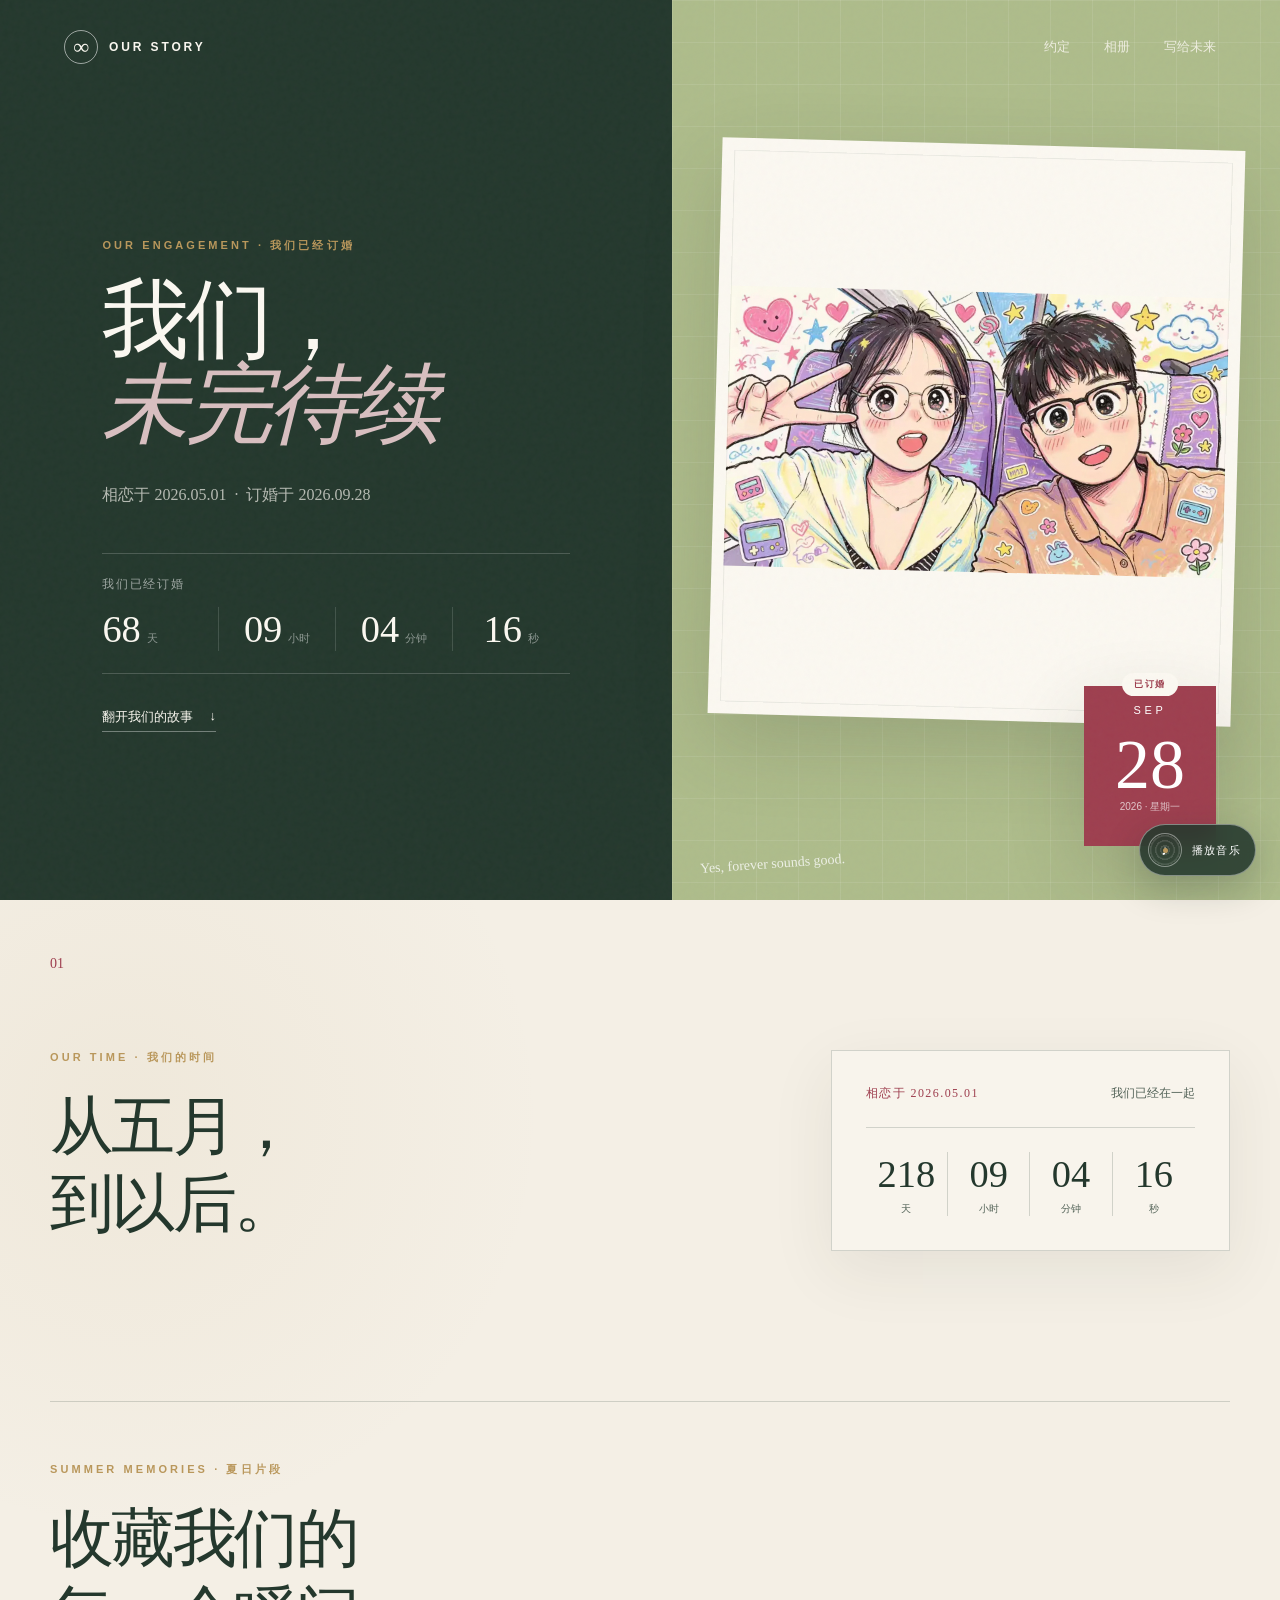
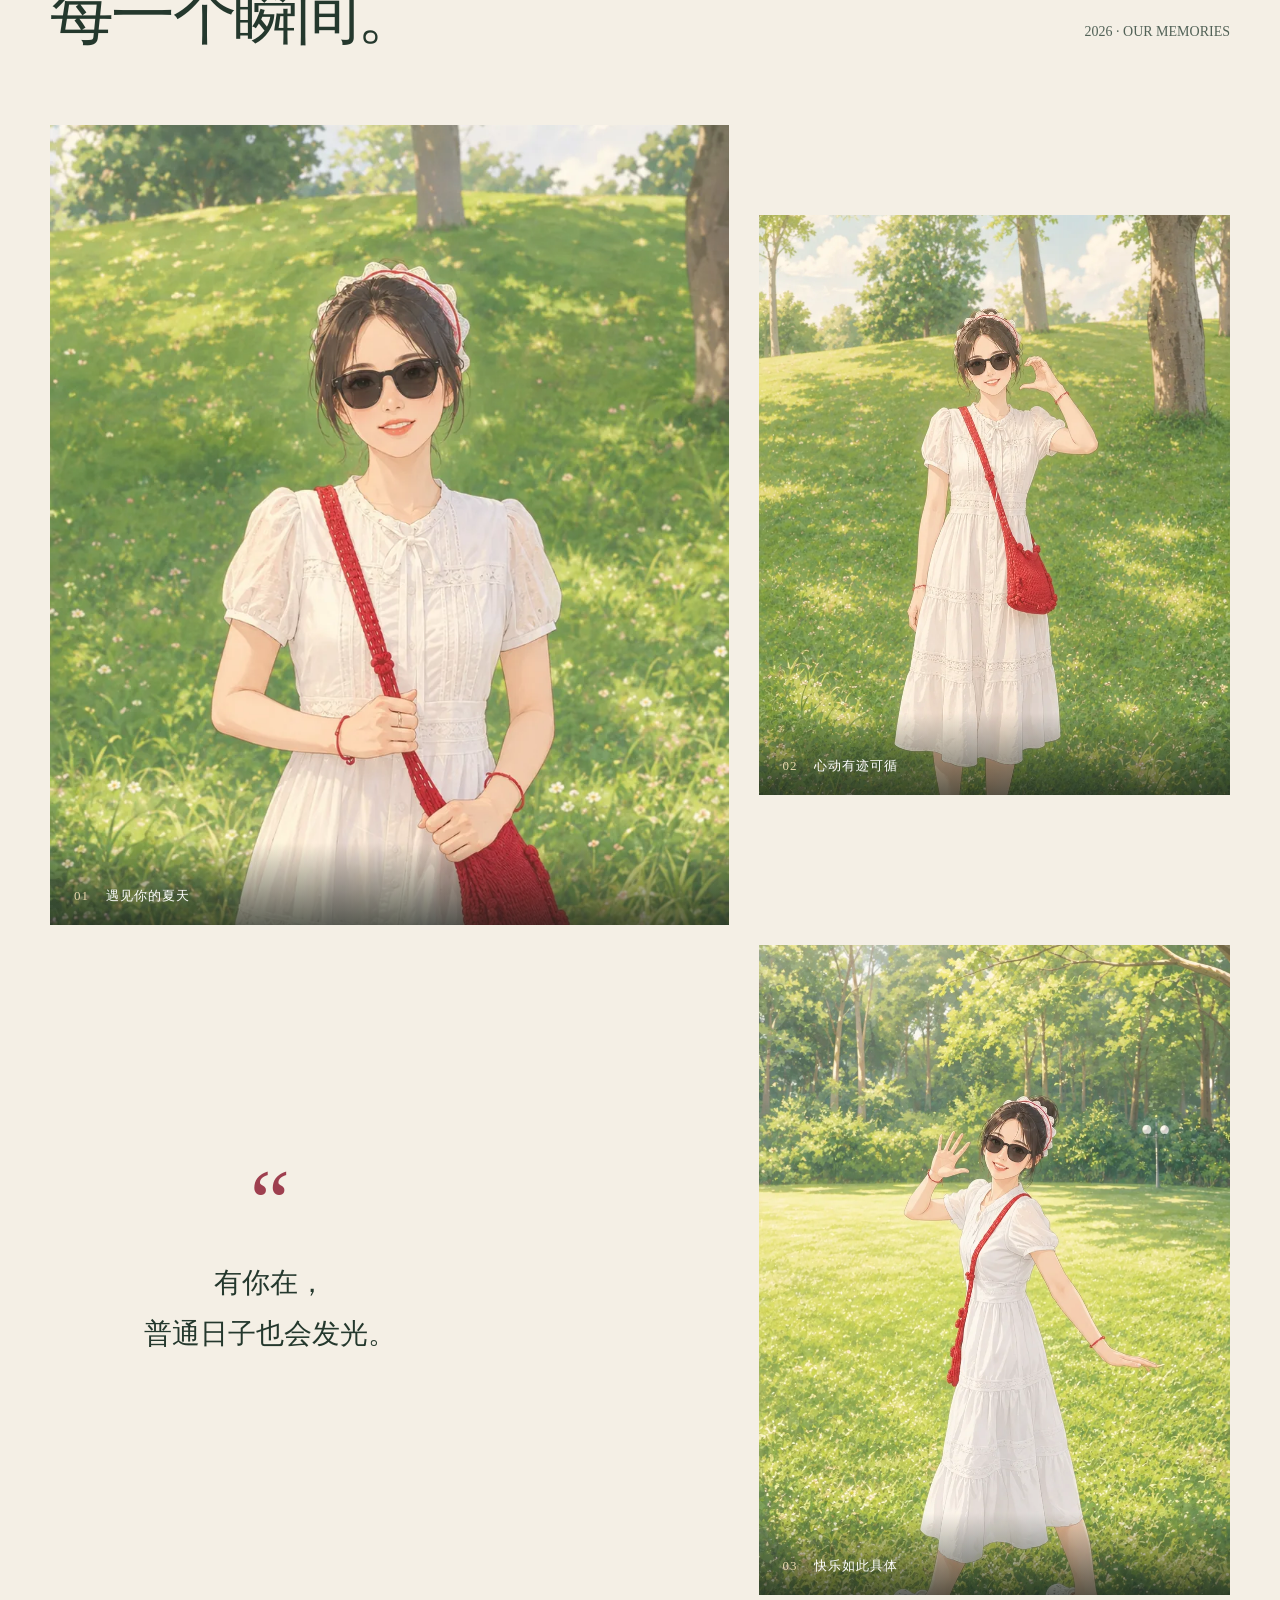
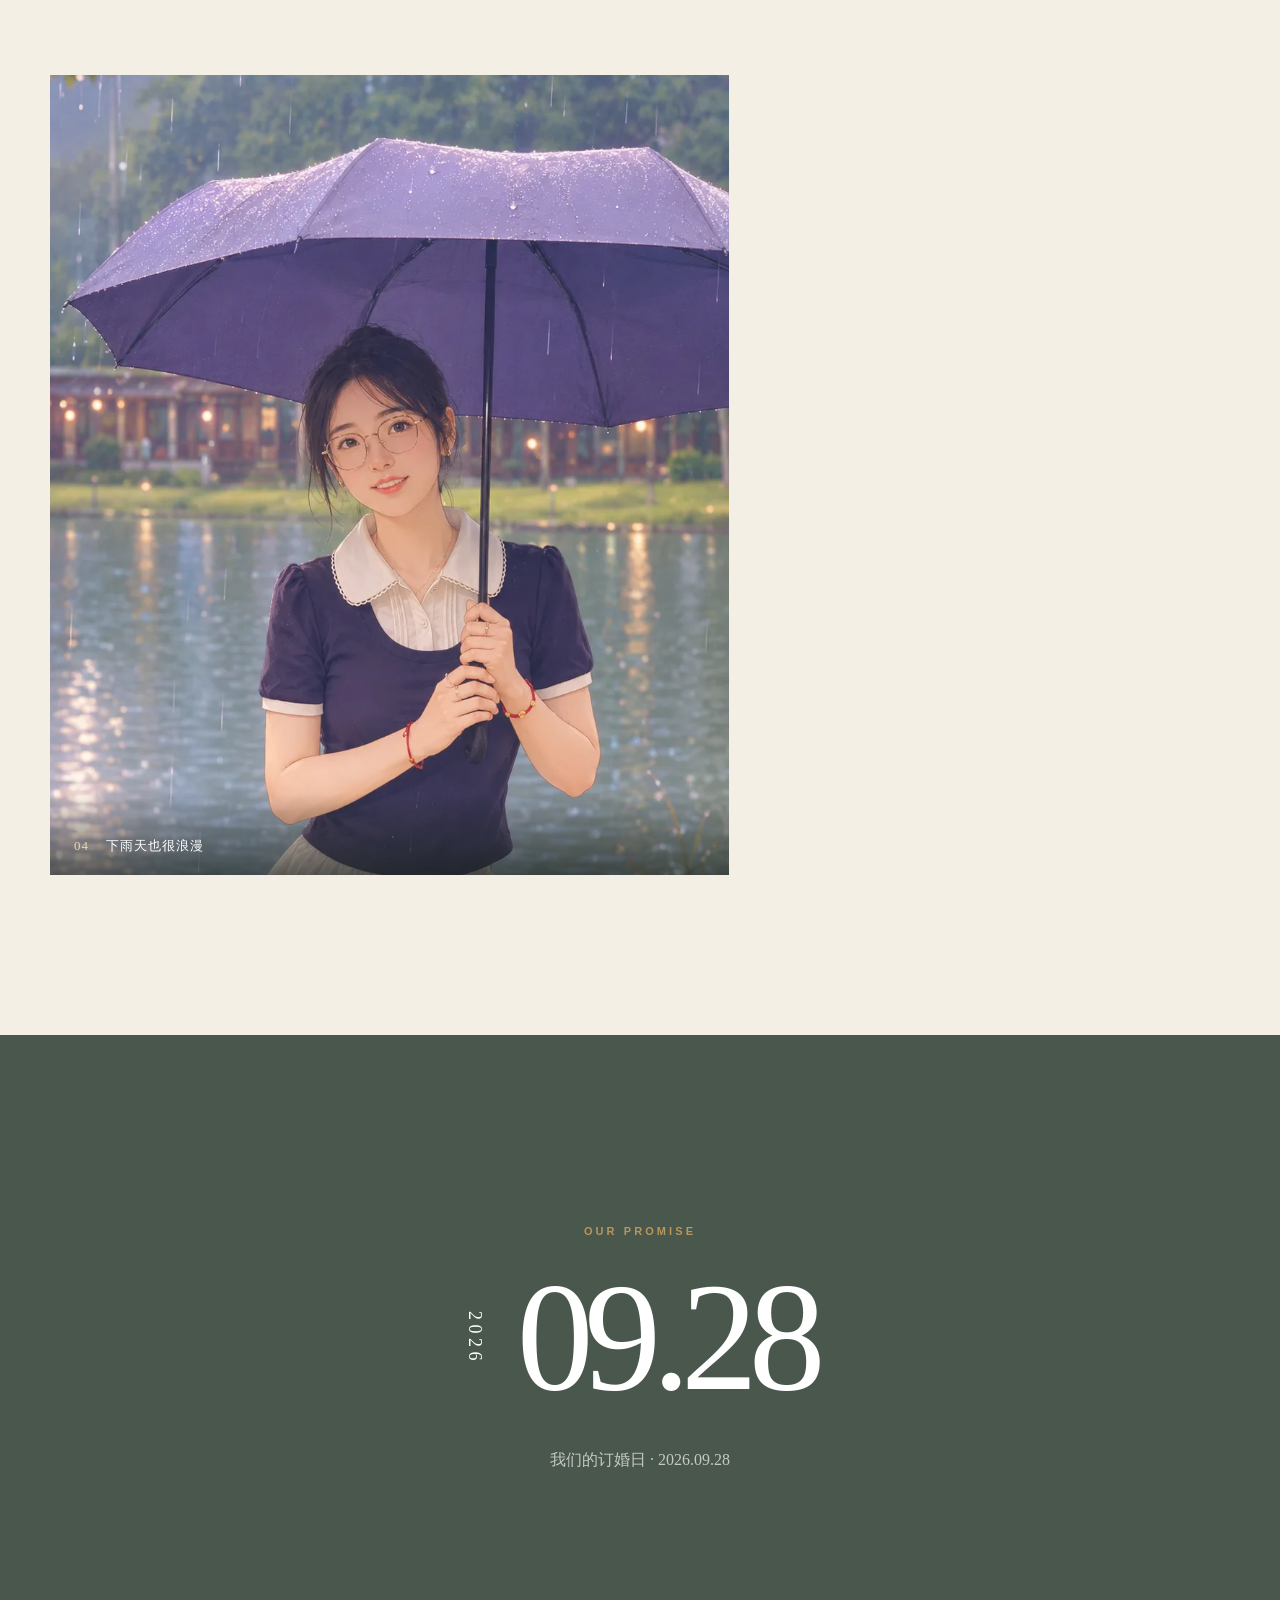
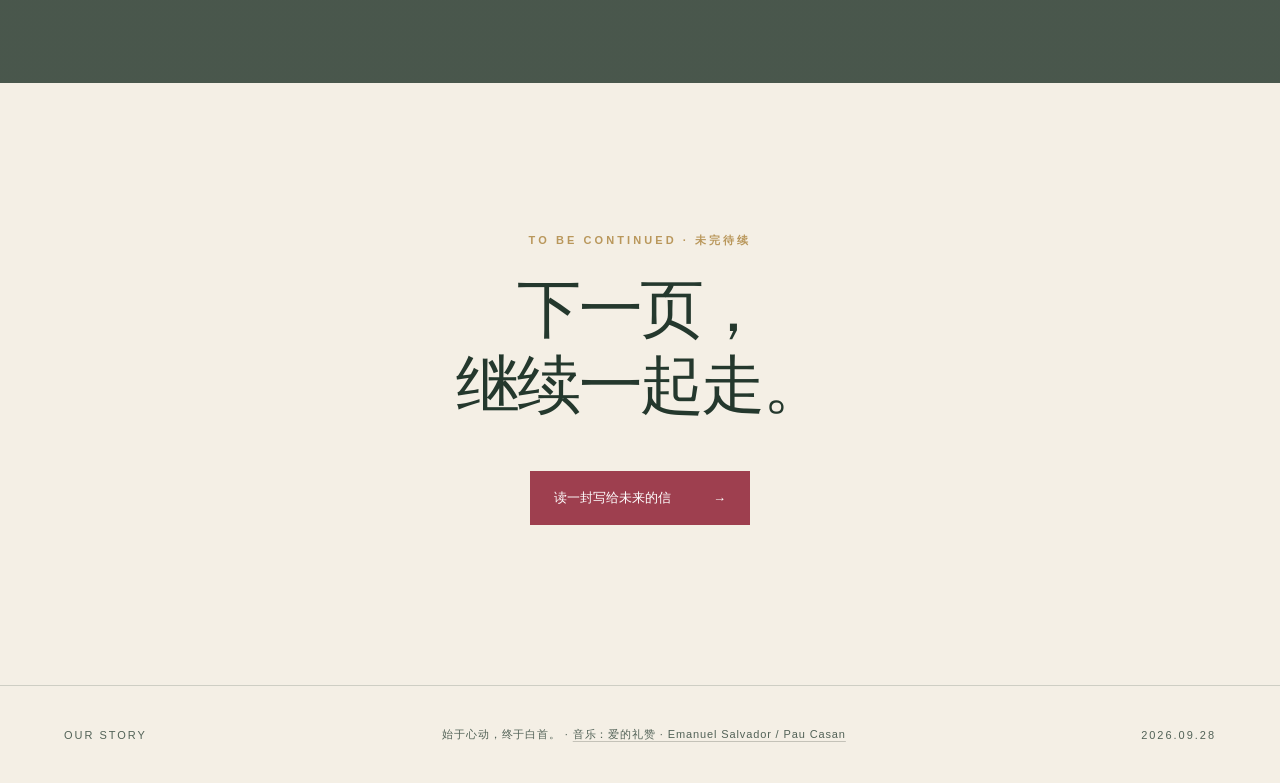
<file: index.html>
<!DOCTYPE html>
<html lang="zh-CN">
<head>
  <meta charset="UTF-8">
  <meta name="viewport" content="width=device-width, initial-scale=1.0">
  <meta name="description" content="记录我们走向订婚的故事，2026年9月28日。">
  <meta name="theme-color" content="#f4efe5">
  <title>从五月开始</title>
  <link rel="stylesheet" href="css/style.css">
</head>
<body>
  <header class="site-header">
    <a class="brand" href="#top" aria-label="回到首页">
      <span class="brand-mark">∞</span>
      <span>OUR STORY</span>
    </a>
    <nav aria-label="页面导航">
      <a href="#promise">约定</a>
      <a href="#album">相册</a>
      <a href="letter.html">写给未来</a>
    </nav>
  </header>

  <main id="top">
    <section class="hero">
      <div class="hero-copy reveal">
        <p class="eyebrow" id="hero-kicker">OUR ENGAGEMENT · 订婚纪念</p>
        <h1 id="hero-title">我们，<br><em>未完待续</em></h1>
        <p class="hero-intro" id="hero-intro">相恋于 2026.05.01&nbsp;&nbsp;·&nbsp;&nbsp;订婚于 2026.09.28</p>

        <div class="countdown" aria-live="polite">
          <p id="counter-title" class="countdown-title">距离我们订婚还有</p>
          <div class="countdown-grid">
            <div><strong id="days">00</strong><span>天</span></div>
            <div><strong id="hours">00</strong><span>小时</span></div>
            <div><strong id="minutes">00</strong><span>分钟</span></div>
            <div><strong id="seconds">00</strong><span>秒</span></div>
          </div>
          <div class="milestone-message" id="milestone-message" hidden>
            <span class="milestone-ring" aria-hidden="true">✦</span>
            <strong id="milestone-heading">就是今天</strong>
            <small id="milestone-copy">从今天起，是更确定的我们。</small>
          </div>
        </div>

        <a class="text-link" href="#promise">翻开我们的故事 <span>↓</span></a>
      </div>

      <div class="hero-visual reveal">
        <div class="photo-frame hero-photo">
          <img src="assets/images/05-memory.webp" alt="我们一起留下的可爱合照" width="1392" height="784">
        </div>
        <div class="date-card" id="date-card" aria-label="订婚日期 2026年9月28日">
          <span>SEP</span>
          <strong>28</strong>
          <small>2026 · 星期一</small>
        </div>
        <p class="hand-note">Yes, forever sounds good.</p>
      </div>
    </section>

    <section id="promise" class="promise section-wrap">
      <div class="section-number">01</div>
      <div class="promise-copy reveal">
        <p class="eyebrow">OUR TIME · 我们的时间</p>
        <h2>从五月，<br>到以后。</h2>
      </div>
      <div class="together-card reveal">
        <div class="together-heading">
          <span>相恋于 2026.05.01</span>
          <p id="together-title">我们已经在一起</p>
        </div>
        <div class="together-grid" aria-live="polite">
          <div><strong id="together-days">00</strong><span>天</span></div>
          <div><strong id="together-hours">00</strong><span>小时</span></div>
          <div><strong id="together-minutes">00</strong><span>分钟</span></div>
          <div><strong id="together-seconds">00</strong><span>秒</span></div>
        </div>
      </div>
    </section>

    <section id="album" class="album section-wrap">
      <div class="album-heading reveal">
        <div>
          <p class="eyebrow">SUMMER MEMORIES · 夏日片段</p>
          <h2>收藏我们的<br>每一个瞬间。</h2>
        </div>
        <p>2026 · OUR MEMORIES</p>
      </div>

      <div class="photo-story">
        <figure class="photo-card photo-one reveal">
          <img src="assets/images/01-summer.webp" alt="阳光草地上的夏日留影" loading="lazy" decoding="async" width="941" height="1672">
          <figcaption><span>01</span> 遇见你的夏天</figcaption>
        </figure>
        <figure class="photo-card photo-two reveal">
          <img src="assets/images/02-heart.webp" alt="在阳光下比出爱心的留影" loading="lazy" decoding="async" width="941" height="1672">
          <figcaption><span>02</span> 心动有迹可循</figcaption>
        </figure>
        <div class="album-quote reveal" aria-label="爱情寄语">
          <span>“</span>
          <p>有你在，<br>普通日子也会发光。</p>
        </div>
        <figure class="photo-card photo-three reveal">
          <img src="assets/images/03-rain.webp" alt="在公园草地挥手的快乐瞬间" loading="lazy" decoding="async" width="941" height="1672">
          <figcaption><span>03</span> 快乐如此具体</figcaption>
        </figure>
        <figure class="photo-card photo-four reveal">
          <img src="assets/images/04-selfie.webp" alt="撑伞站在雨中的温柔留影" loading="lazy" decoding="async" width="941" height="1672">
          <figcaption><span>04</span> 下雨天也很浪漫</figcaption>
        </figure>
      </div>
    </section>

    <section class="date-banner reveal">
      <div class="date-banner-inner">
        <p class="eyebrow" id="date-banner-kicker">SAVE THE DATE</p>
        <div class="big-date"><span>2026</span><strong>09.28</strong></div>
        <p id="date-banner-copy">订婚日 · 星期一</p>
      </div>
    </section>

    <section class="future section-wrap reveal">
      <p class="eyebrow">TO BE CONTINUED · 未完待续</p>
      <h2>下一页，<br>继续一起走。</h2>
      <a class="button" href="letter.html">读一封写给未来的信 <span>→</span></a>
    </section>
  </main>

  <footer>
    <span>OUR STORY</span>
    <p>始于心动，终于白首。 · <a href="https://www.orangefreesounds.com/salut-d-amour/" target="_blank" rel="noopener noreferrer">音乐：爱的礼赞 · Emanuel Salvador / Pau Casan</a></p>
    <span>2026.09.28</span>
  </footer>

  <audio id="background-music" src="assets/audio/salut-damour.ogg" preload="none" loop></audio>
  <button class="music-toggle" id="music-toggle" type="button" aria-label="播放背景音乐" aria-pressed="false">
    <span class="music-disc" aria-hidden="true"><i></i></span>
    <span class="music-label">播放音乐</span>
  </button>
  <div class="petals" aria-hidden="true"></div>
  <script src="js/main.js"></script>
</body>
</html>
</file>
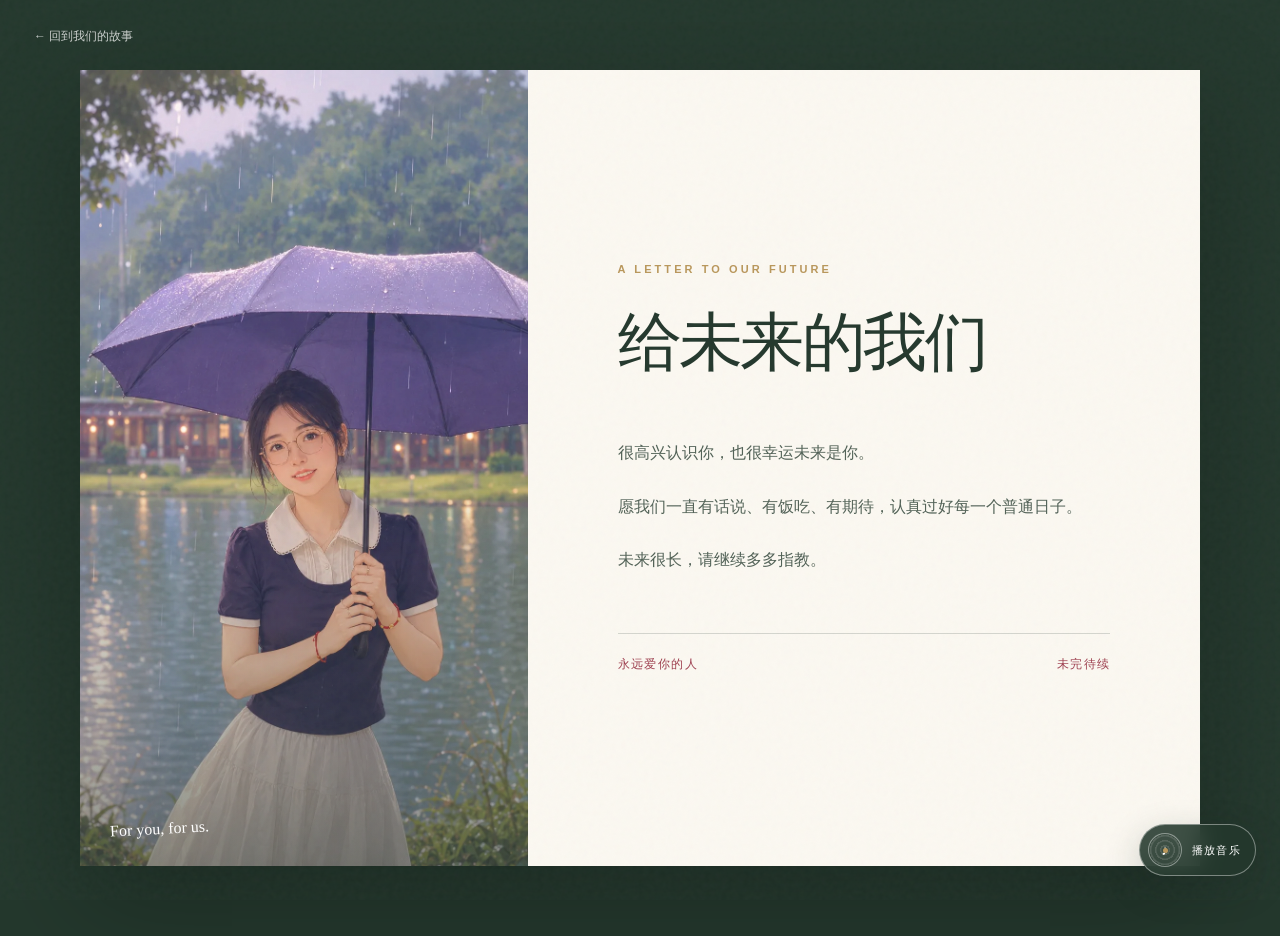
<file: letter.html>
<!DOCTYPE html>
<html lang="zh-CN">
<head>
  <meta charset="UTF-8">
  <meta name="viewport" content="width=device-width, initial-scale=1.0">
  <meta name="theme-color" content="#24382d">
  <title>写给未来的我们 · Our Story</title>
  <link rel="stylesheet" href="css/style.css">
</head>
<body class="letter-page">
  <a class="letter-back" href="index.html">← 回到我们的故事</a>
  <main class="letter-wrap">
    <div class="letter-photo reveal">
      <img src="assets/images/04-selfie.webp" alt="雨天撑伞的留影" width="941" height="1672">
      <span>For you, for us.</span>
    </div>
    <article class="letter-paper reveal">
      <p class="eyebrow">A LETTER TO OUR FUTURE</p>
      <h1>给未来的我们</h1>
      <div class="letter-body">
        <p>很高兴认识你，也很幸运未来是你。</p>
        <p>愿我们一直有话说、有饭吃、有期待，认真过好每一个普通日子。</p>
        <p>未来很长，请继续多多指教。</p>
      </div>
      <div class="letter-sign">
        <span>永远爱你的人</span>
        <strong>未完待续</strong>
      </div>
    </article>
  </main>
  <audio id="background-music" src="assets/audio/piano-emotional-solo.ogg" preload="none" loop></audio>
  <button class="music-toggle" id="music-toggle" type="button" aria-label="播放背景音乐" aria-pressed="false">
    <span class="music-disc" aria-hidden="true"><i></i></span>
    <span class="music-label">播放音乐</span>
  </button>
  <script src="js/main.js"></script>
</body>
</html>
</file>
<file: css/style.css>
:root {
  --paper: #f4efe5;
  --paper-light: #fbf8f1;
  --ink: #24382d;
  --ink-soft: #526257;
  --berry: #9e3f4f;
  --berry-dark: #7e2f3e;
  --gold: #b9975b;
  --line: rgba(36, 56, 45, 0.18);
  --shadow: 0 28px 80px rgba(45, 52, 39, 0.16);
}

* { box-sizing: border-box; }

html { scroll-behavior: smooth; }

body {
  margin: 0;
  color: var(--ink);
  background:
    radial-gradient(circle at 10% 20%, rgba(181, 151, 91, 0.08), transparent 26rem),
    var(--paper);
  font-family: "Microsoft YaHei", "PingFang SC", sans-serif;
  overflow-x: hidden;
}

body::before {
  content: "";
  position: fixed;
  inset: 0;
  pointer-events: none;
  z-index: 20;
  opacity: 0.18;
  background-image: url("data:image/svg+xml,%3Csvg viewBox='0 0 180 180' xmlns='http://www.w3.org/2000/svg'%3E%3Cfilter id='n'%3E%3CfeTurbulence type='fractalNoise' baseFrequency='.9' numOctaves='3' stitchTiles='stitch'/%3E%3C/filter%3E%3Crect width='100%25' height='100%25' filter='url(%23n)' opacity='.16'/%3E%3C/svg%3E");
}

a { color: inherit; }
img { display: block; width: 100%; }

.site-header {
  position: absolute;
  inset: 0 0 auto;
  z-index: 10;
  display: flex;
  align-items: center;
  justify-content: space-between;
  padding: 30px clamp(24px, 5vw, 76px);
  color: var(--paper-light);
}

.brand {
  display: flex;
  align-items: center;
  gap: 11px;
  font-size: 12px;
  font-weight: 700;
  letter-spacing: 0.24em;
  text-decoration: none;
}

.brand-mark {
  display: grid;
  width: 34px;
  height: 34px;
  border: 1px solid rgba(255,255,255,.55);
  border-radius: 50%;
  place-items: center;
  font-family: Georgia, serif;
  font-size: 22px;
  letter-spacing: 0;
}

nav { display: flex; gap: 34px; }
nav a { font-size: 13px; text-decoration: none; opacity: .82; transition: opacity .25s; }
nav a:hover { opacity: 1; }

.hero {
  min-height: 100svh;
  display: grid;
  grid-template-columns: minmax(0, 1.05fr) minmax(420px, .95fr);
  background: var(--ink);
  color: var(--paper-light);
  overflow: hidden;
}

.hero-copy {
  align-self: center;
  padding: 150px clamp(34px, 8vw, 130px) 80px clamp(30px, 8vw, 130px);
}

.eyebrow {
  margin: 0 0 24px;
  color: var(--gold);
  font-size: 11px;
  font-weight: 700;
  letter-spacing: .28em;
  text-transform: uppercase;
}

.hero h1,
.promise h2,
.album h2,
.future h2,
.letter-paper h1 {
  margin: 0;
  font-family: Georgia, "Songti SC", "SimSun", serif;
  font-weight: 400;
  letter-spacing: -.04em;
}

.hero h1 {
  font-size: clamp(56px, 6.8vw, 108px);
  line-height: .98;
}

.hero h1 em { color: #d8bfc0; font-weight: 400; }

.hero-intro {
  margin: 32px 0 42px;
  color: rgba(251,248,241,.68);
  font-family: "Songti SC", "SimSun", serif;
  font-size: 16px;
  line-height: 2;
}

.countdown {
  max-width: 580px;
  padding: 22px 0;
  border-top: 1px solid rgba(255,255,255,.18);
  border-bottom: 1px solid rgba(255,255,255,.18);
}

.countdown-title { margin: 0 0 14px; color: rgba(255,255,255,.56); font-size: 12px; letter-spacing: .14em; }
.countdown-grid { display: grid; grid-template-columns: repeat(4, 1fr); }
.countdown-grid[hidden] { display: none; }
.countdown-grid div { display: flex; align-items: baseline; gap: 6px; border-right: 1px solid rgba(255,255,255,.14); text-align: center; }
.countdown-grid div:not(:first-child) { justify-content: center; }
.countdown-grid div:last-child { border: 0; }
.countdown strong { font-family: Georgia, serif; font-size: clamp(25px, 3vw, 42px); font-weight: 400; font-variant-numeric: tabular-nums; }
.countdown span { color: rgba(255,255,255,.48); font-size: 11px; }
.milestone-message { position: relative; min-height: 104px; align-items: center; justify-content: center; flex-direction: column; gap: 7px; text-align: center; }
.milestone-message:not([hidden]) { display: flex; }
.milestone-ring { position: absolute; left: 18px; color: var(--gold); font-family: Georgia, serif; font-size: 48px; opacity: .72; animation: ring-glow 2.4s ease-in-out infinite; }
.milestone-message strong { color: #f2dfaa; font-family: Georgia, "Songti SC", serif; font-size: clamp(30px, 4vw, 50px); font-weight: 400; letter-spacing: .08em; }
.milestone-message small { color: rgba(255,255,255,.66); font-family: "Songti SC", "SimSun", serif; font-size: 13px; letter-spacing: .12em; }

.text-link {
  display: inline-flex;
  gap: 16px;
  margin-top: 34px;
  padding-bottom: 5px;
  border-bottom: 1px solid rgba(255,255,255,.36);
  font-size: 13px;
  text-decoration: none;
}

.hero-visual {
  position: relative;
  min-height: 100svh;
  background:
    linear-gradient(rgba(255,255,255,.09) 1px, transparent 1px),
    linear-gradient(90deg, rgba(255,255,255,.09) 1px, transparent 1px),
    #aebc8b;
  background-size: 42px 42px;
}
.hero-photo {
  position: absolute;
  inset: 16% 7% 20%;
  display: grid;
  place-items: center;
  padding: 12px;
  background: var(--paper-light);
  box-shadow: var(--shadow);
  transform: rotate(1.5deg);
}
.hero-photo::after { content: ""; position: absolute; inset: 12px; box-shadow: inset 0 0 0 1px rgba(36,56,45,.08); pointer-events: none; }
.hero-photo img { height: 100%; object-fit: contain; object-position: center; }

.date-card {
  position: absolute;
  right: clamp(24px, 5vw, 72px);
  bottom: 54px;
  display: grid;
  width: 132px;
  min-height: 160px;
  padding: 18px;
  background: var(--berry);
  box-shadow: var(--shadow);
  color: white;
  text-align: center;
}

.date-card span { font-size: 11px; letter-spacing: .34em; }
.date-card strong { align-self: center; font-family: Georgia, serif; font-size: 70px; font-weight: 400; line-height: .8; }
.date-card small { font-size: 10px; opacity: .7; }
.hand-note { position: absolute; left: 28px; bottom: 28px; margin: 0; color: rgba(255,255,255,.78); font-family: "Segoe Script", cursive; font-size: 14px; transform: rotate(-4deg); }

body.engagement-day .hero {
  background:
    radial-gradient(circle at 22% 35%, rgba(185,151,91,.22), transparent 28rem),
    linear-gradient(145deg, #26382e, #17281f);
}
body.engagement-day .hero-visual::after,
body.engagement-anniversary .hero-visual::after {
  content: "";
  position: absolute;
  inset: 0;
  pointer-events: none;
  background: radial-gradient(circle at 50% 46%, rgba(255,239,190,.2), transparent 35%);
}
body.engagement-day .hero-photo { box-shadow: 0 30px 100px rgba(245,213,138,.28); }
body.engagement-day .date-card,
body.engagement-anniversary .date-card { background: linear-gradient(145deg, #b5965b, #8a6a34); }
body.engagement-day .date-card { animation: date-celebrate 3s ease-in-out infinite; }
body.engagement-day .hero h1 em,
body.engagement-anniversary .hero h1 em { color: #efd99f; }
body.engagement-day .countdown { border-color: rgba(239,217,159,.38); }
body.engagement-day .text-link { border-color: rgba(239,217,159,.55); }
body.engagement-day .date-banner,
body.engagement-anniversary .date-banner {
  background:
    linear-gradient(135deg, rgba(55,43,21,.72), rgba(24,47,34,.78)),
    url("../assets/images/05-memory.webp") center/cover fixed;
}
body.engagement-day .date-banner-inner,
body.engagement-anniversary .date-banner-inner {
  padding: clamp(32px, 6vw, 64px);
  border: 1px solid rgba(242,223,170,.34);
  background: rgba(31,44,34,.18);
  box-shadow: 0 30px 90px rgba(0,0,0,.2);
  backdrop-filter: blur(4px);
}
body.engagement-day .date-card::after,
body.engagement-past .date-card::after,
body.engagement-anniversary .date-card::after {
  content: "已订婚";
  position: absolute;
  top: -13px;
  left: 50%;
  padding: 5px 12px;
  border-radius: 999px;
  background: var(--paper-light);
  color: var(--berry);
  font-size: 9px;
  font-weight: 700;
  letter-spacing: .18em;
  white-space: nowrap;
  transform: translateX(-50%);
}

body.engagement-day .date-card::after {
  content: "就是今天";
}

body.engagement-anniversary .date-card::after {
  content: "纪念日";
}

.section-wrap { width: min(1180px, calc(100% - 48px)); margin: 0 auto; }
.promise { position: relative; display: grid; grid-template-columns: 1.25fr .75fr; gap: clamp(50px, 9vw, 140px); padding-top: 150px; padding-bottom: 150px; }
.section-number { position: absolute; top: 56px; left: 0; color: var(--berry); font-family: Georgia, serif; font-size: 14px; }
.promise h2, .album h2, .future h2 { font-size: clamp(42px, 5vw, 74px); line-height: 1.2; }
.together-card {
  align-self: end;
  padding: 34px;
  border: 1px solid var(--line);
  background: rgba(251,248,241,.58);
  box-shadow: 0 20px 60px rgba(45,52,39,.08);
}
.together-heading { display: flex; align-items: end; justify-content: space-between; gap: 20px; margin-bottom: 25px; }
.together-heading > span { color: var(--berry); font-family: Georgia, serif; font-size: 12px; letter-spacing: .12em; }
.together-heading p { margin: 0; color: var(--ink-soft); font-size: 12px; }
.together-grid { display: grid; grid-template-columns: repeat(4, 1fr); border-top: 1px solid var(--line); padding-top: 24px; }
.together-grid div { text-align: center; border-right: 1px solid var(--line); }
.together-grid div:last-child { border: 0; }
.together-grid strong, .together-grid span { display: block; }
.together-grid strong { font-family: Georgia, serif; font-size: clamp(28px,3vw,42px); font-weight: 400; font-variant-numeric: tabular-nums; }
.together-grid span { margin-top: 6px; color: var(--ink-soft); font-size: 10px; }

.album { padding-bottom: 160px; }
.album-heading { display: flex; align-items: end; justify-content: space-between; margin-bottom: 70px; padding-top: 60px; border-top: 1px solid var(--line); }
.album-heading > p { margin: 0 0 10px; color: var(--ink-soft); font-family: "Songti SC", "SimSun", serif; font-size: 14px; line-height: 1.8; }

.photo-story { display: grid; grid-template-columns: 1.18fr .82fr; gap: 30px; align-items: start; }
.photo-card { position: relative; margin: 0; overflow: hidden; background: #ddd5c5; }
.photo-card img { height: 100%; object-fit: cover; transition: transform .8s cubic-bezier(.2,.8,.2,1); }
.photo-card:hover img { transform: scale(1.025); }
.photo-card figcaption { position: absolute; inset: auto 0 0; padding: 44px 24px 20px; background: linear-gradient(transparent, rgba(20,30,24,.68)); color: white; font-size: 13px; letter-spacing: .08em; }
.photo-card figcaption span { margin-right: 12px; color: #e8d8ad; font-family: Georgia, serif; }
.photo-one { height: 800px; }
.photo-two { height: 580px; margin-top: 90px; }
.photo-three { height: 650px; margin-top: -10px; }
.photo-four { height: 800px; margin-top: 50px; }
.album-quote { align-self: center; max-width: 440px; padding: 90px 40px 100px; text-align: center; }
.album-quote span { color: var(--berry); font-family: Georgia, serif; font-size: 90px; line-height: .5; }
.album-quote p { margin: 22px 0 0; font-family: "Songti SC", "SimSun", serif; font-size: clamp(20px, 2.2vw, 30px); line-height: 1.8; }

.date-banner {
  min-height: 72vh;
  display: grid;
  place-items: center;
  padding: 90px 24px;
  background: linear-gradient(rgba(25,44,33,.78), rgba(25,44,33,.78)), url("../assets/images/05-memory.webp") center/cover fixed;
  color: white;
  text-align: center;
}
.date-banner-inner { width: min(820px, 100%); }
.big-date { display: flex; align-items: center; justify-content: center; gap: 32px; margin: 10px 0 30px; }
.big-date span { writing-mode: vertical-rl; font-family: Georgia, serif; font-size: 18px; letter-spacing: .25em; }
.big-date strong { font-family: Georgia, serif; font-size: clamp(76px, 12vw, 170px); font-weight: 400; letter-spacing: -.06em; line-height: 1; }
.date-banner-inner > p:last-child { color: rgba(255,255,255,.68); font-family: "Songti SC", "SimSun", serif; line-height: 2; }

.future { padding-top: 150px; padding-bottom: 160px; text-align: center; }
.future .button { margin-top: 46px; }
.button { display: inline-flex; align-items: center; gap: 42px; padding: 18px 24px; background: var(--berry); color: white; font-size: 13px; text-decoration: none; transition: background .25s, transform .25s; }
.button:hover { background: var(--berry-dark); transform: translateY(-2px); }

footer { display: flex; align-items: center; justify-content: space-between; padding: 30px clamp(24px,5vw,76px); border-top: 1px solid var(--line); color: var(--ink-soft); font-size: 11px; letter-spacing: .18em; }
footer p { letter-spacing: .08em; }
footer a { color: inherit; text-decoration-color: rgba(74,78,69,.28); text-underline-offset: 3px; }

.petals { position: fixed; inset: 0; z-index: 30; overflow: hidden; pointer-events: none; }
.petal { position: absolute; top: -20px; width: 8px; height: 12px; border-radius: 70% 30% 70% 30%; background: #d8a7aa; opacity: 0; animation: petal-fall linear forwards; }
.petal.celebration-petal { width: 7px; height: 14px; background: linear-gradient(145deg, #f5dfa5, #b9975b); box-shadow: 0 0 8px rgba(245,223,165,.38); }

.music-toggle {
  position: fixed;
  right: 24px;
  bottom: 24px;
  z-index: 40;
  display: flex;
  align-items: center;
  gap: 10px;
  padding: 8px 14px 8px 8px;
  border: 1px solid rgba(255,255,255,.4);
  border-radius: 999px;
  background: rgba(36,56,45,.88);
  box-shadow: 0 12px 36px rgba(25,38,30,.22);
  color: white;
  cursor: pointer;
  backdrop-filter: blur(12px);
  transition: transform .25s, background .25s;
}
.music-toggle:hover { transform: translateY(-2px); background: rgba(126,47,62,.94); }
.music-toggle:focus-visible { outline: 2px solid var(--gold); outline-offset: 3px; }
.music-disc {
  position: relative;
  display: grid;
  width: 34px;
  height: 34px;
  border: 1px solid rgba(255,255,255,.42);
  border-radius: 50%;
  background: repeating-radial-gradient(circle, transparent 0 3px, rgba(255,255,255,.13) 4px 5px);
  place-items: center;
}
.music-disc::before { content: "♪"; font-family: Georgia, serif; font-size: 15px; }
.music-disc i { position: absolute; width: 5px; height: 5px; border-radius: 50%; background: var(--gold); }
.music-label { font-size: 11px; letter-spacing: .12em; }
.music-toggle.is-playing .music-disc { animation: disc-spin 5s linear infinite; }
.music-toggle.is-playing { background: rgba(126,47,62,.94); }

.reveal { opacity: 0; transform: translateY(32px); transition: opacity .9s ease, transform .9s ease; }
.reveal.is-visible { opacity: 1; transform: none; }

/* Letter */
.letter-page { min-height: 100vh; padding: 70px; background: var(--ink); }
.letter-back { position: fixed; top: 28px; left: 34px; z-index: 5; color: rgba(255,255,255,.76); font-size: 12px; text-decoration: none; }
.letter-wrap { width: min(1120px, 100%); min-height: calc(100vh - 140px); display: grid; grid-template-columns: .8fr 1.2fr; margin: 0 auto; background: var(--paper-light); box-shadow: 0 40px 100px rgba(0,0,0,.25); }
.letter-photo { position: relative; min-height: 720px; overflow: hidden; }
.letter-photo img { height: 100%; object-fit: cover; }
.letter-photo::after { content: ""; position: absolute; inset: 0; background: linear-gradient(0deg, rgba(21,38,28,.5), transparent 50%); }
.letter-photo span { position: absolute; z-index: 1; left: 30px; bottom: 28px; color: white; font-family: "Segoe Script", cursive; transform: rotate(-3deg); }
.letter-paper { align-self: center; padding: clamp(45px,7vw,90px); }
.letter-paper h1 { margin-bottom: 50px; font-size: clamp(42px,5vw,68px); }
.letter-body { color: var(--ink-soft); font-family: "Songti SC", "SimSun", serif; font-size: 16px; line-height: 2.1; }
.letter-body p { margin: 0 0 20px; }
.letter-sign { display: flex; justify-content: space-between; margin-top: 56px; padding-top: 22px; border-top: 1px solid var(--line); color: var(--berry); font-size: 12px; letter-spacing: .12em; }
.letter-sign strong { font-family: Georgia, serif; font-weight: 400; }

@keyframes petal-fall {
  0% { opacity: 0; transform: translate3d(0,-20px,0) rotate(0); }
  10% { opacity: .65; }
  100% { opacity: 0; transform: translate3d(var(--drift),105vh,0) rotate(540deg); }
}

@keyframes disc-spin { to { transform: rotate(360deg); } }
@keyframes ring-glow { 50% { opacity: 1; transform: scale(1.12) rotate(45deg); } }
@keyframes date-celebrate { 50% { transform: translateY(-5px); box-shadow: 0 24px 65px rgba(245,213,138,.32); } }

@media (max-width: 900px) {
  .site-header { color: var(--ink); }
  nav { display: none; }
  .hero { grid-template-columns: 1fr; padding-top: 88px; background: var(--paper); color: var(--ink); }
  .hero-copy { order: 2; padding: 64px 24px 80px; }
  .hero-visual { min-height: 62vh; }
  .hero-photo { inset: 11% 6% 15%; }
  .hero h1 { font-size: clamp(50px, 13vw, 78px); }
  .hero h1 em { color: var(--berry); }
  .hero-intro { color: var(--ink-soft); }
  .countdown { border-color: var(--line); }
  .countdown-title, .countdown span { color: var(--ink-soft); }
  .countdown-grid div { border-color: var(--line); }
  .milestone-message small { color: var(--ink-soft); }
  .milestone-ring { left: 6px; }
  body.engagement-day .hero { background: var(--paper); }
  body.engagement-day .countdown { border-color: rgba(185,151,91,.42); }
  .text-link { border-color: var(--line); }
  .promise { grid-template-columns: 1fr; gap: 50px; padding-top: 130px; padding-bottom: 110px; }
  .album-heading { align-items: start; flex-direction: column; gap: 30px; }
  .photo-story { gap: 16px; }
  .photo-one, .photo-four { height: 650px; }
  .photo-two, .photo-three { height: 520px; }
  .photo-two { margin-top: 50px; }
  .album-quote { padding: 70px 14px; }
  .letter-page { padding: 64px 20px 20px; }
  .letter-wrap { grid-template-columns: 1fr; }
  .letter-photo { min-height: 58vh; }
}

@media (max-width: 600px) {
  .site-header { padding: 22px 20px; }
  .hero-visual { min-height: 52vh; }
  .hero-photo { inset: 13% 5% 15%; padding: 8px; }
  .hero-photo::after { inset: 8px; }
  .date-card { right: 18px; bottom: 18px; width: 105px; min-height: 132px; padding: 14px; }
  .date-card strong { font-size: 54px; }
  .hand-note { display: none; }
  .hero-copy { padding-top: 52px; }
  .hero-intro br { display: none; }
  .countdown-grid { gap: 6px; }
  .countdown-grid div { display: block; }
  .countdown strong, .countdown span { display: block; }
  .countdown span { margin-top: 5px; }
  .section-wrap { width: calc(100% - 36px); }
  .promise h2, .album h2, .future h2 { font-size: 39px; }
  .together-card { padding: 26px 18px; }
  .together-heading { align-items: flex-start; flex-direction: column; gap: 8px; }
  .together-grid { gap: 4px; }
  .album { padding-bottom: 100px; }
  .photo-story { grid-template-columns: 1fr; }
  .photo-one, .photo-two, .photo-three, .photo-four { height: auto; margin-top: 0; }
  .photo-card img { aspect-ratio: 3/4; }
  .album-quote { order: 3; padding: 72px 12px; }
  .photo-three { order: 4; }
  .photo-four { order: 5; }
  .date-banner { min-height: 62vh; background-attachment: scroll; }
  body.engagement-day .date-banner,
  body.engagement-anniversary .date-banner { background-attachment: scroll; }
  .big-date { gap: 16px; }
  .big-date strong { font-size: 72px; }
  footer { align-items: flex-start; flex-direction: column; gap: 12px; }
  footer p { margin: 0; }
  .letter-paper { padding: 48px 26px; }
  .letter-paper h1 { margin-bottom: 34px; }
  .letter-sign { align-items: flex-start; flex-direction: column; gap: 10px; }
}

@media (prefers-reduced-motion: reduce) {
  html { scroll-behavior: auto; }
  .reveal { opacity: 1; transform: none; transition: none; }
  .petals { display: none; }
  .music-toggle.is-playing .music-disc { animation: none; }
}

@media (max-width: 600px) {
  .music-toggle { right: 16px; bottom: 16px; padding-right: 10px; }
  .music-label { display: none; }
}
</file>
